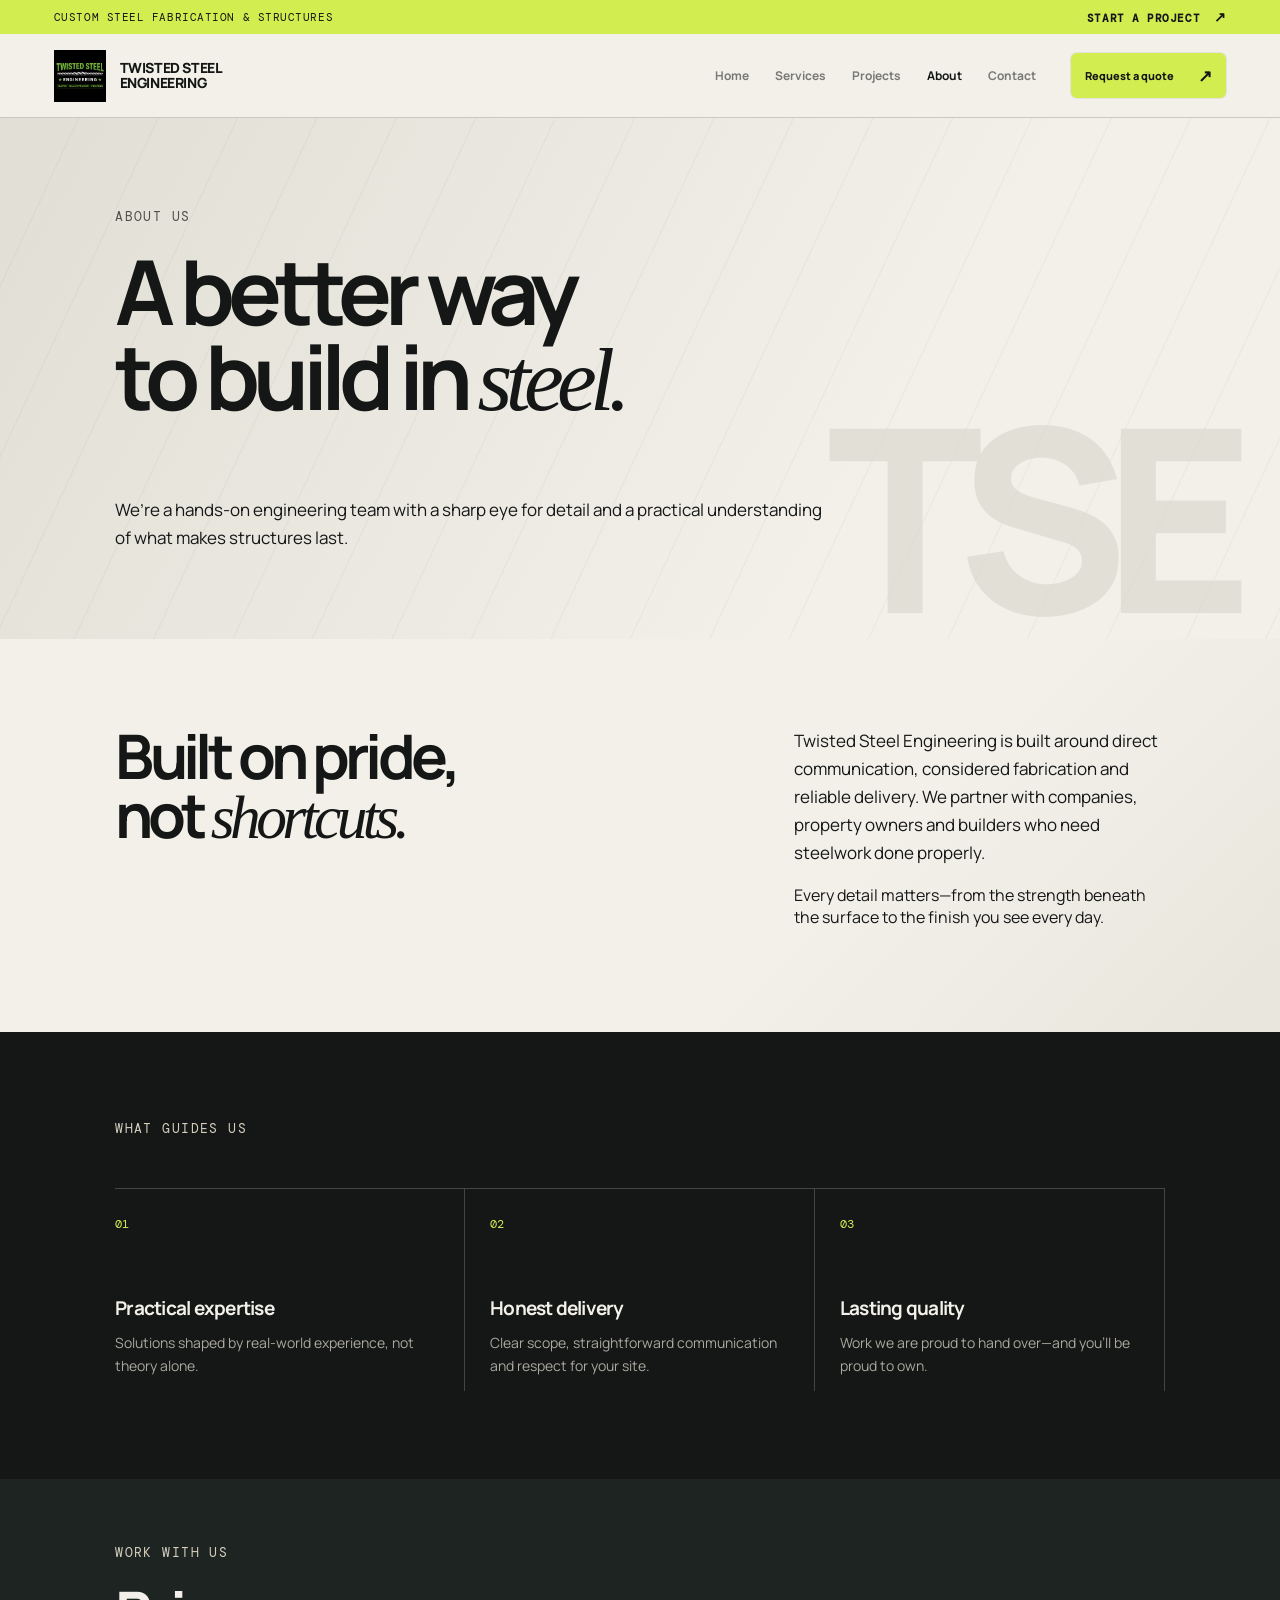
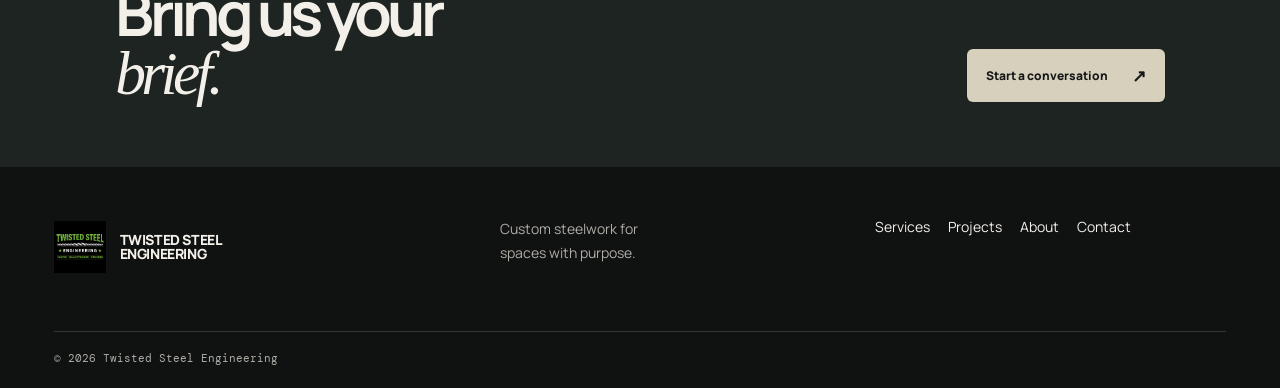
<file: about.html>
<!doctype html><html lang="en"><head><meta charset="utf-8"><meta name="viewport" content="width=device-width,initial-scale=1"><title>About | Twisted Steel Engineering</title><link rel="preconnect" href="https://fonts.googleapis.com"><link rel="preconnect" href="https://fonts.gstatic.com" crossorigin><link href="https://fonts.googleapis.com/css2?family=DM+Mono&family=Manrope:wght@400;500;600;700;800&display=swap" rel="stylesheet"><link rel="icon" href="assets/favicon.svg" type="image/svg+xml"><link rel="stylesheet" href="assets/styles.css?v=6"></head><body><div class="topline"><span>Custom steel fabrication &amp; structures</span><a href="contact.html">Start a project <b>↗</b></a></div><header class="nav"><a class="brand" href="index.html"><span class="brand-mark">TS</span><span>TWISTED<br>STEEL <i>ENGINEERING</i></span></a><button class="menu">Menu <span>≡</span></button><nav><a href="index.html">Home</a><a href="services.html">Services</a><a href="projects.html">Projects</a><a class="active" href="about.html">About</a><a href="contact.html">Contact</a></nav><a class="button button-small" href="contact.html">Request a quote <span>↗</span></a></header><main><section class="page-hero about-hero"><p class="eyebrow">ABOUT US</p><h1>A better way<br>to build in <em>steel.</em></h1><p class="lead">We’re a hands-on engineering team with a sharp eye for detail and a practical understanding of what makes structures last.</p></section><section class="intro section"><div class="split"><h2>Built on pride,<br>not <em>shortcuts.</em></h2><div><p class="lead">Twisted Steel Engineering is built around direct communication, considered fabrication and reliable delivery. We partner with companies, property owners and builders who need steelwork done properly.</p><p>Every detail matters—from the strength beneath the surface to the finish you see every day.</p></div></div></section><section class="values section dark"><p class="eyebrow light">WHAT GUIDES US</p><div class="steps"><div><span>01</span><h3>Practical expertise</h3><p>Solutions shaped by real-world experience, not theory alone.</p></div><div><span>02</span><h3>Honest delivery</h3><p>Clear scope, straightforward communication and respect for your site.</p></div><div><span>03</span><h3>Lasting quality</h3><p>Work we are proud to hand over—and you’ll be proud to own.</p></div></div></section><section class="cta"><div><p class="eyebrow light">WORK WITH US</p><h2>Bring us your<br><em>brief.</em></h2></div><a class="button cream" href="contact.html">Start a conversation <span>↗</span></a></section></main><footer><a class="brand" href="index.html"><span class="brand-mark">TS</span><span>TWISTED<br>STEEL <i>ENGINEERING</i></span></a><p>Custom steelwork for spaces with purpose.</p><div><a href="services.html">Services</a><a href="projects.html">Projects</a><a href="about.html">About</a><a href="contact.html">Contact</a></div><small>© <span class="year"></span> Twisted Steel Engineering</small></footer><script src="assets/script.js?v=6"></script></body></html>
</file>
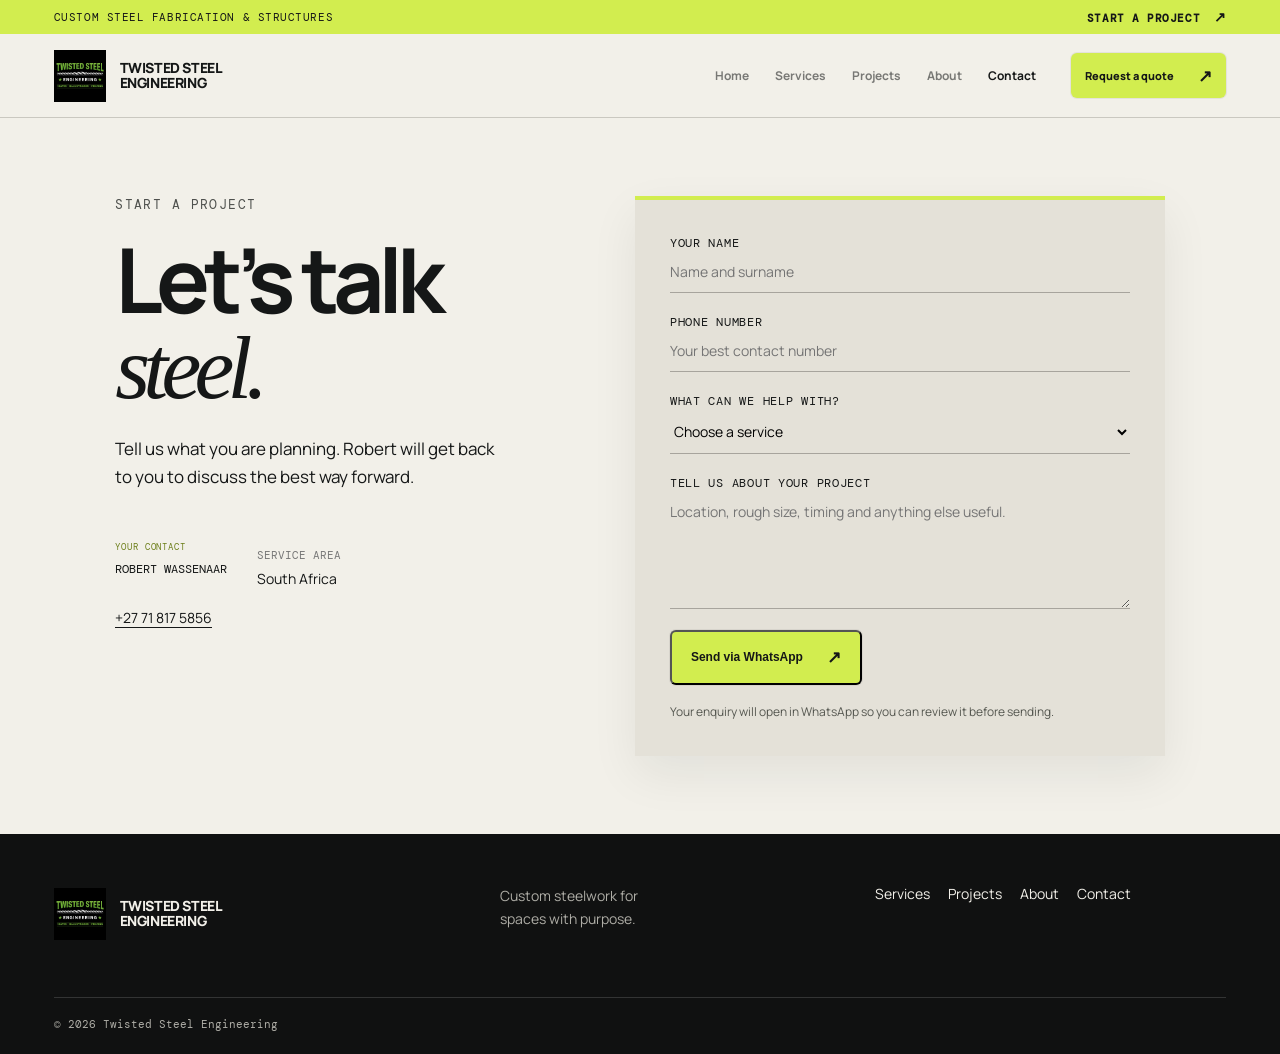
<file: contact.html>
<!doctype html>
<html lang="en"><head><meta charset="utf-8"><meta name="viewport" content="width=device-width,initial-scale=1"><title>Contact | Twisted Steel Engineering</title><link rel="preconnect" href="https://fonts.googleapis.com"><link rel="preconnect" href="https://fonts.gstatic.com" crossorigin><link href="https://fonts.googleapis.com/css2?family=DM+Mono&family=Manrope:wght@400;500;600;700;800&display=swap" rel="stylesheet"><link rel="icon" href="assets/favicon.svg" type="image/svg+xml"><link rel="stylesheet" href="assets/styles.css?v=6"></head>
<body><div class="topline"><span>Custom steel fabrication &amp; structures</span><a href="contact.html">Start a project <b>↗</b></a></div><header class="nav"><a class="brand" href="index.html"><span>TWISTED STEEL ENGINEERING</span></a><button class="menu">Menu <span>≡</span></button><nav><a href="index.html">Home</a><a href="services.html">Services</a><a href="projects.html">Projects</a><a href="about.html">About</a><a class="active" href="contact.html">Contact</a></nav><a class="button button-small" href="contact.html">Request a quote <span>↗</span></a></header>
<main><section class="contact section"><div><p class="eyebrow">START A PROJECT</p><h1>Let’s talk<br><em>steel.</em></h1><p class="lead">Tell us what you are planning. Robert will get back to you to discuss the best way forward.</p><div class="contact-details"><p><b>Robert Wassenaar</b><br><a href="tel:+27718175856">+27 71 817 5856</a></p><p><b>Service area</b><br>South Africa</p></div></div><form id="contact-form"><label>Your name<input required name="name" placeholder="Name and surname"></label><label>Phone number<input required type="tel" name="phone" placeholder="Your best contact number"></label><label>What can we help with?<select name="service"><option>Choose a service</option><option>Commercial &amp; industrial</option><option>Gates &amp; security</option><option>Residential steelwork</option><option>Other</option></select></label><label>Tell us about your project<textarea name="message" rows="5" placeholder="Location, rough size, timing and anything else useful."></textarea></label><button class="button" type="submit">Send via WhatsApp <span>↗</span></button><p class="form-note">Your enquiry will open in WhatsApp so you can review it before sending.</p></form></section></main>
<footer><a class="brand" href="index.html"><span>TWISTED STEEL ENGINEERING</span></a><p>Custom steelwork for spaces with purpose.</p><div><a href="services.html">Services</a><a href="projects.html">Projects</a><a href="about.html">About</a><a href="contact.html">Contact</a></div><small>© <span class="year"></span> Twisted Steel Engineering</small></footer><script src="assets/script.js?v=6"></script></body></html>
</file>
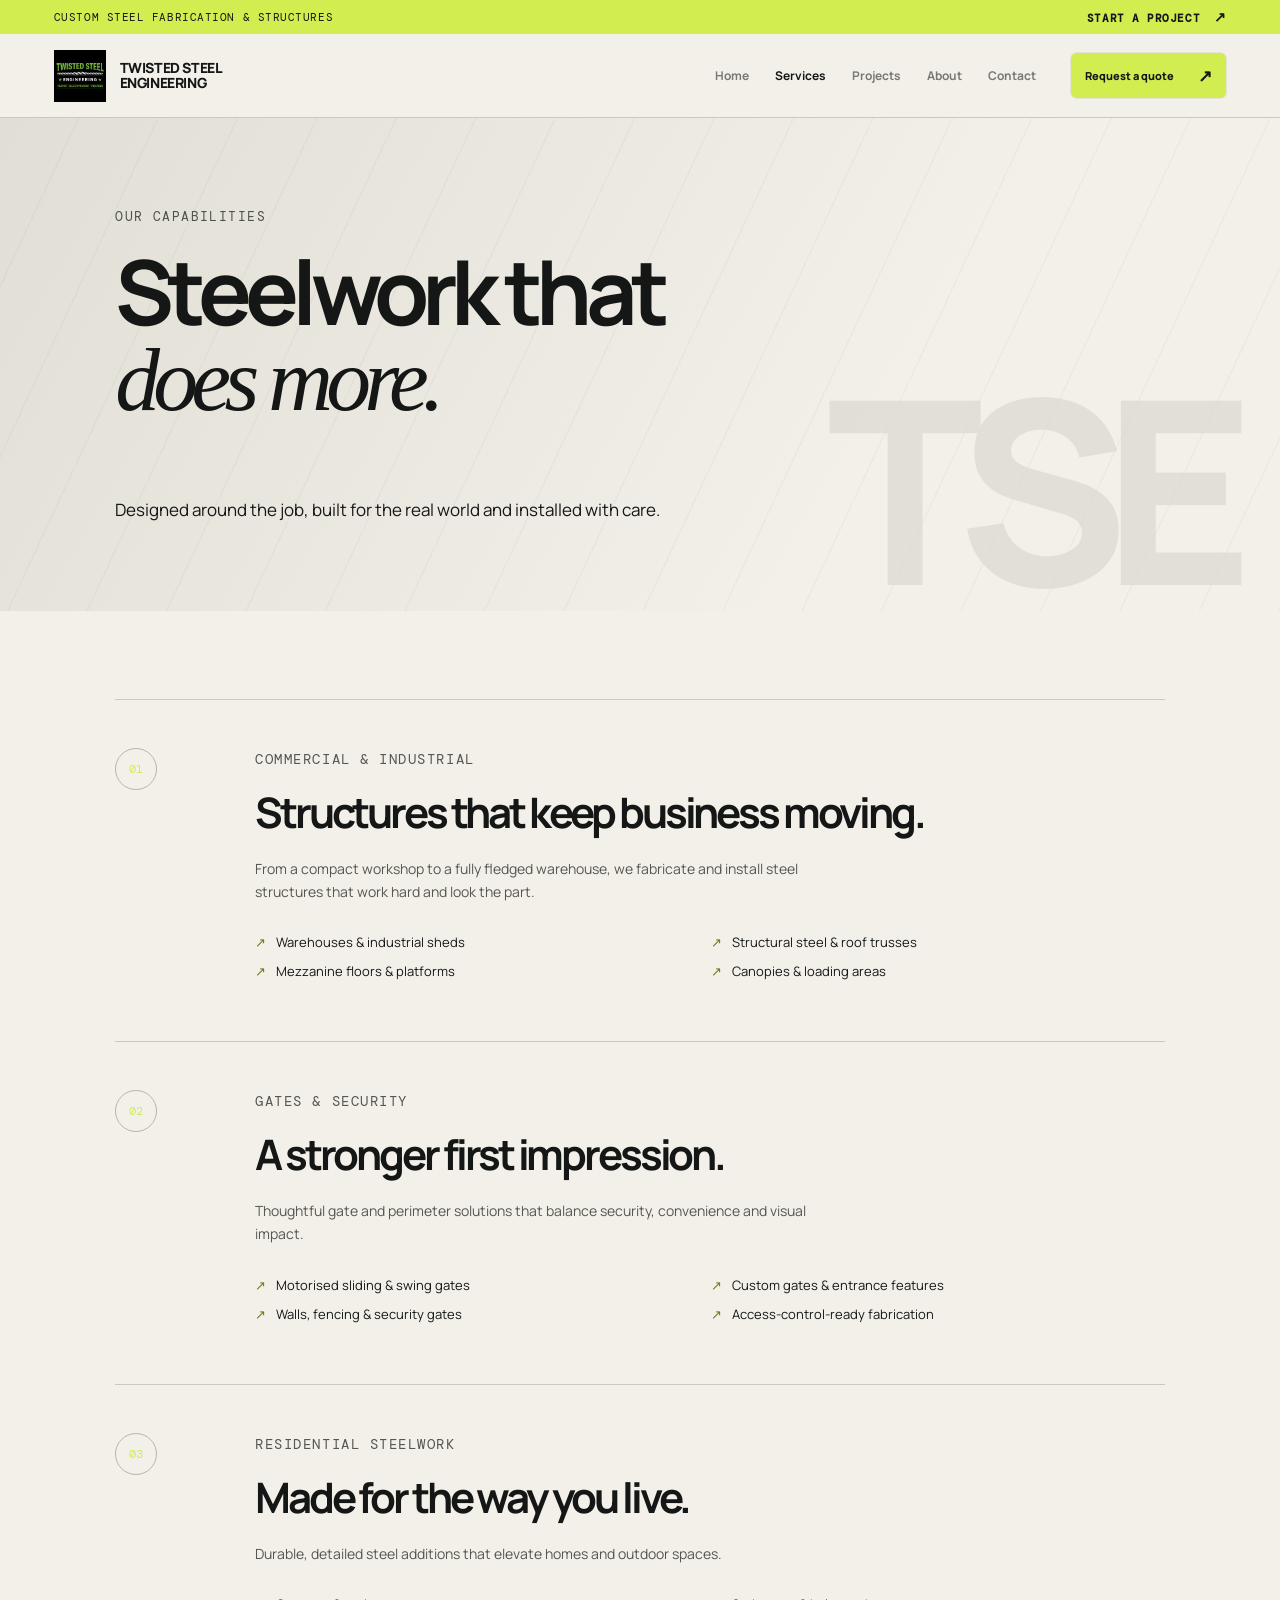
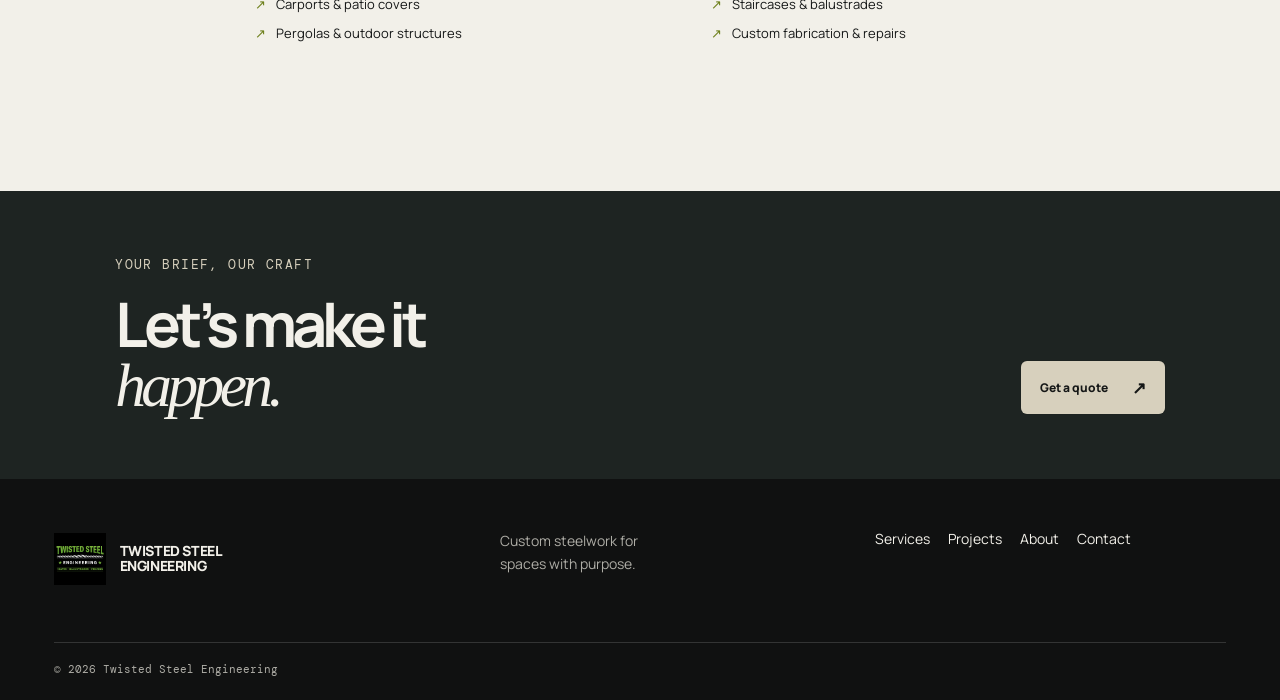
<file: services.html>
<!doctype html><html lang="en"><head><meta charset="utf-8"><meta name="viewport" content="width=device-width,initial-scale=1"><title>Services | Twisted Steel Engineering</title><link rel="preconnect" href="https://fonts.googleapis.com"><link rel="preconnect" href="https://fonts.gstatic.com" crossorigin><link href="https://fonts.googleapis.com/css2?family=DM+Mono&family=Manrope:wght@400;500;600;700;800&display=swap" rel="stylesheet"><link rel="icon" href="assets/favicon.svg" type="image/svg+xml"><link rel="stylesheet" href="assets/styles.css?v=6"></head><body><div class="topline"><span>Custom steel fabrication &amp; structures</span><a href="contact.html">Start a project <b>↗</b></a></div><header class="nav"><a class="brand" href="index.html"><span class="brand-mark">TS</span><span>TWISTED<br>STEEL <i>ENGINEERING</i></span></a><button class="menu">Menu <span>≡</span></button><nav><a href="index.html">Home</a><a class="active" href="services.html">Services</a><a href="projects.html">Projects</a><a href="about.html">About</a><a href="contact.html">Contact</a></nav><a class="button button-small" href="contact.html">Request a quote <span>↗</span></a></header><main><section class="page-hero"><p class="eyebrow">OUR CAPABILITIES</p><h1>Steelwork that<br><em>does more.</em></h1><p class="lead">Designed around the job, built for the real world and installed with care.</p></section><section class="service-list section"><article id="commercial"><span>01</span><div><p class="eyebrow">COMMERCIAL &amp; INDUSTRIAL</p><h2>Structures that keep business moving.</h2><p>From a compact workshop to a fully fledged warehouse, we fabricate and install steel structures that work hard and look the part.</p><ul><li>Warehouses &amp; industrial sheds</li><li>Structural steel &amp; roof trusses</li><li>Mezzanine floors &amp; platforms</li><li>Canopies &amp; loading areas</li></ul></div></article><article id="gates"><span>02</span><div><p class="eyebrow">GATES &amp; SECURITY</p><h2>A stronger first impression.</h2><p>Thoughtful gate and perimeter solutions that balance security, convenience and visual impact.</p><ul><li>Motorised sliding &amp; swing gates</li><li>Custom gates &amp; entrance features</li><li>Walls, fencing &amp; security gates</li><li>Access-control-ready fabrication</li></ul></div></article><article id="residential"><span>03</span><div><p class="eyebrow">RESIDENTIAL STEELWORK</p><h2>Made for the way you live.</h2><p>Durable, detailed steel additions that elevate homes and outdoor spaces.</p><ul><li>Carports &amp; patio covers</li><li>Staircases &amp; balustrades</li><li>Pergolas &amp; outdoor structures</li><li>Custom fabrication &amp; repairs</li></ul></div></article></section><section class="cta"><div><p class="eyebrow light">YOUR BRIEF, OUR CRAFT</p><h2>Let’s make it<br><em>happen.</em></h2></div><a class="button cream" href="contact.html">Get a quote <span>↗</span></a></section></main><footer><a class="brand" href="index.html"><span class="brand-mark">TS</span><span>TWISTED<br>STEEL <i>ENGINEERING</i></span></a><p>Custom steelwork for spaces with purpose.</p><div><a href="services.html">Services</a><a href="projects.html">Projects</a><a href="about.html">About</a><a href="contact.html">Contact</a></div><small>© <span class="year"></span> Twisted Steel Engineering</small></footer><script src="assets/script.js?v=6"></script></body></html>
</file>
<file: assets/styles.css>
:root{--ink:#151717;--paper:#f2f0e9;--cream:#d7d0bd;--acid:#d2ed4f;--line:#cac8c0;--mono:'DM Mono',monospace;--sans:'Manrope',sans-serif}*{box-sizing:border-box}html{scroll-behavior:smooth}body{margin:0;background:var(--paper);color:var(--ink);font-family:var(--sans)}a{color:inherit;text-decoration:none}.topline{height:34px;background:var(--acid);display:flex;align-items:center;justify-content:space-between;padding:0 4.2vw;font:10px var(--mono);letter-spacing:.05em;text-transform:uppercase}.topline a{font-weight:bold}.topline b{font-size:14px;margin-left:6px}.nav{height:90px;display:flex;align-items:center;padding:0 4.2vw;gap:30px;border-bottom:1px solid var(--line);position:relative;background:var(--paper);z-index:4}.brand{display:flex;gap:10px;align-items:center;font-size:11px;font-weight:800;line-height:.95;letter-spacing:-.04em}.brand i{font-style:normal;font:8px var(--mono);letter-spacing:.05em}.brand-mark{height:38px;width:38px;border-radius:50%;background:var(--ink);color:var(--acid);display:grid;place-items:center;font:11px var(--mono)}nav{display:flex;gap:26px;margin-left:auto;font-size:12px;font-weight:700}nav a{opacity:.55}nav a.active,nav a:hover{opacity:1}.button{display:inline-flex;align-items:center;gap:24px;background:var(--acid);padding:15px 19px;color:var(--ink);font-weight:800;font-size:12px;transition:.25s}.button span{font-size:17px}.button:hover{transform:translateY(-3px);box-shadow:4px 4px 0 var(--ink)}.button-small{padding:11px 14px;font-size:11px;margin-left:5px}.menu{display:none}.hero{position:relative;min-height:680px;color:white;overflow:hidden}.hero-image{position:absolute;inset:0;background:url('hero-warehouse.webp') center/cover no-repeat;animation:slowZoom 14s ease-out both}.hero-shade{position:absolute;inset:0;background:linear-gradient(90deg,rgba(8,10,10,.78),rgba(8,10,10,.22) 65%,rgba(8,10,10,.3))}.hero-content{position:relative;z-index:1;padding:130px 10vw;max-width:780px}.eyebrow{font:11px var(--mono);letter-spacing:.12em;margin:0 0 22px;color:#555}.light{color:var(--cream)}h1,h2,h3,p{margin-top:0}h1,h2{font-size:clamp(46px,7vw,98px);line-height:.95;letter-spacing:-.075em;font-weight:700}h2{font-size:clamp(34px,4.8vw,64px)}em{font-family:Georgia,serif;font-weight:400}h1 em,h2 em{font-style:italic}.hero-copy{font-size:16px;line-height:1.6;max-width:430px;margin:32px 0}.hero-actions{display:flex;align-items:center;gap:28px}.text-link{font:11px var(--mono);letter-spacing:.05em;text-transform:uppercase;border-bottom:1px solid currentColor;padding-bottom:7px}.text-link span{font-size:15px;margin-left:10px}.hero-stamp{position:absolute;bottom:0;right:7vw;z-index:1;border-left:1px solid #ffffff66;border-top:1px solid #ffffff66;padding:20px 0 0 20px;width:170px}.hero-stamp span{font:11px var(--mono)}.hero-stamp p{font-size:11px;line-height:1.7;margin-top:34px;letter-spacing:.06em}.section{padding:110px 9vw}.split{display:grid;grid-template-columns:1.25fr .75fr;gap:60px}.lead{font-size:17px;line-height:1.65;max-width:440px}.dark{background:var(--ink);color:var(--paper)}.section-head{display:flex;justify-content:space-between;align-items:flex-end}.round-link{height:110px;width:110px;border:1px solid #ffffff55;border-radius:50%;display:grid;place-content:center;text-align:center;font:10px var(--mono);text-transform:uppercase;transition:.25s}.round-link:hover{background:var(--acid);color:var(--ink)}.round-link span{font-size:16px;margin-top:5px}.service-grid{display:grid;grid-template-columns:repeat(3,1fr);margin-top:70px;border-top:1px solid #ffffff33}.service-grid a{min-height:330px;border-right:1px solid #ffffff33;padding:24px;position:relative;transition:.3s}.service-grid a:first-child{border-left:1px solid #ffffff33}.service-grid a:hover{background:#232727}.service-grid span,.steps span,.service-list>article>span{font:11px var(--mono);color:var(--acid)}.service-grid h3{font-size:28px;letter-spacing:-.06em;line-height:1.05;margin:78px 0 12px}.service-grid p{font-size:13px;line-height:1.6;color:#c6c4bc;max-width:240px}.service-grid b{position:absolute;right:22px;bottom:20px;color:var(--acid);font-size:20px}.steps{display:grid;grid-template-columns:repeat(4,1fr);border-top:1px solid var(--line);margin-top:70px}.steps>div{border-right:1px solid var(--line);padding:22px 25px 0 0;margin-top:0}.steps>div+div{padding-left:25px}.steps h3{margin:62px 0 10px;font-size:19px;letter-spacing:-.04em}.steps p{font-size:13px;line-height:1.6;color:#666}.dark .steps{border-color:#ffffff33}.dark .steps>div{border-color:#ffffff33}.dark .steps p{color:#aaa89f}.cta{background:#1e2422;color:var(--paper);padding:78px 9vw;display:flex;align-items:end;justify-content:space-between}.cta h2{margin-bottom:0}.cream{background:var(--cream)}footer{background:#101111;color:var(--paper);padding:50px 4.2vw 22px;display:grid;grid-template-columns:1.2fr 1fr 1fr;gap:25px}footer p{color:#96948d;font-size:12px;max-width:170px}footer div{display:flex;gap:18px;font-size:12px}footer small{grid-column:1/-1;border-top:1px solid #ffffff25;padding-top:18px;margin-top:28px;color:#84827b;font:10px var(--mono)}.page-hero{padding:110px 9vw 85px;min-height:450px;background:linear-gradient(120deg,#e1ded5,var(--paper));position:relative;overflow:hidden}.page-hero:after{content:'TSE';position:absolute;right:4vw;bottom:-4vw;color:#dbd8cf;font-size:20vw;font-weight:800;letter-spacing:-.1em;z-index:0}.page-hero>*{position:relative;z-index:1}.page-hero .lead{margin-top:30px}.service-list{padding-top:15px}.service-list>article{display:grid;grid-template-columns:120px 1fr;gap:20px;border-top:1px solid var(--line);padding:55px 0}.service-list h2{font-size:42px;margin-bottom:24px}.service-list p{max-width:580px;line-height:1.6}.service-list ul{padding:0;list-style:none;display:grid;grid-template-columns:1fr 1fr;gap:11px;margin-top:30px;font-size:13px}.service-list li:before{content:'↗';color:#6c7e19;margin-right:10px}.projects{display:grid;grid-template-columns:1.1fr .9fr;gap:44px;padding-top:0}.project.large{grid-row:span 2}.project-photo{height:340px;background-size:cover;background-position:center;filter:grayscale(.35);transition:.5s}.project:hover .project-photo{filter:none;transform:scale(.98)}.large .project-photo{height:650px}.warehouse{background-image:url('hero-warehouse.webp')}.gate{background-image:linear-gradient(135deg,#1e2523aa,#1e252266),url('hero-warehouse.webp');background-position:70% center}.patio{background-image:linear-gradient(135deg,#6b604a55,#1d241e88),url('hero-warehouse.webp');background-position:right bottom}.project div+div{padding-top:17px}.project span{font:10px var(--mono);letter-spacing:.08em;color:#666}.project h2{font-size:25px;margin:8px 0}.project p{font-size:13px;color:#666}.project-note{font-size:19px;line-height:1.45;align-self:end}.project-note a{border-bottom:1px solid}.about-hero{min-height:510px}.values .steps{margin-top:50px;grid-template-columns:repeat(3,1fr)}.contact{display:grid;grid-template-columns:.85fr 1.15fr;gap:10vw;min-height:640px;padding-top:100px}.contact h1{margin-bottom:25px}.contact-details{display:flex;gap:30px;margin-top:50px}.contact-details p{font-size:12px;line-height:1.8}.contact-details b{font:10px var(--mono);text-transform:uppercase;color:#777}.contact-details a{border-bottom:1px solid}form{background:#e4e1d8;padding:35px}label{display:block;font:10px var(--mono);letter-spacing:.06em;text-transform:uppercase;margin-bottom:21px}input,select,textarea{display:block;width:100%;border:0;border-bottom:1px solid #a7a49d;background:transparent;padding:11px 0;font:14px var(--sans);outline:0}textarea{resize:vertical}.form-note{font-size:10px;line-height:1.4;color:#6b6963;margin:18px 0 0}@keyframes slowZoom{from{transform:scale(1.08)}to{transform:scale(1)}}@media(max-width:800px){.nav{height:72px;padding:0 6vw}.nav nav,.nav>.button{display:none}.menu{display:flex;margin-left:auto;gap:9px;border:0;background:transparent;font:11px var(--mono);text-transform:uppercase}.menu span{font-size:18px}.topline{padding:0 6vw;font-size:8px}.hero{min-height:620px}.hero-content{padding:110px 7vw}.hero-stamp{right:7vw}.section,.page-hero{padding:75px 7vw}.split,.contact{grid-template-columns:1fr;gap:25px}.service-grid{grid-template-columns:1fr}.service-grid a{min-height:220px;border-left:1px solid #ffffff33}.service-grid h3{margin-top:35px}.steps,.values .steps{grid-template-columns:1fr 1fr;gap:25px}.steps>div,.steps>div+div{border:0;padding:15px 0}.steps h3{margin-top:30px}.cta{padding:60px 7vw;display:block}.cta .button{margin-top:28px}.section-head{display:block}.round-link{margin-top:25px}.service-list>article{grid-template-columns:1fr;padding:42px 0}.service-list h2{font-size:34px}.service-list ul{grid-template-columns:1fr}.projects{grid-template-columns:1fr;padding:0 7vw 70px;gap:30px}.large .project-photo{height:390px}.project-photo{height:280px}.contact-details{gap:16px;flex-wrap:wrap}footer{grid-template-columns:1fr;padding:45px 7vw 20px}footer div{flex-wrap:wrap}.hero-actions{gap:18px;flex-wrap:wrap}}
.brand{width:180px;height:64px;background:url('twisted-steel-logo.jpg') center/contain no-repeat;display:block;flex:0 0 auto}.brand>*{display:none}footer .brand{width:170px;height:60px}.service-grid a:after{content:'↗';position:absolute;right:24px;top:22px;width:38px;height:38px;border:1px solid #ffffff55;border-radius:50%;display:grid;place-items:center;color:var(--acid);font-size:17px;transition:.25s}.service-grid a:hover:after{background:var(--acid);color:var(--ink);border-color:var(--acid)}.service-grid a b{display:none}.gate{background-image:url('motorised-gate.webp')}.patio{background-image:url('steel-pergola.webp')}.project-photo{filter:none}.project:hover .project-photo{transform:scale(.985)}.contact-details p:first-child:before{content:'YOUR CONTACT';display:block;font:9px var(--mono);letter-spacing:.1em;color:#6c7e19;margin-bottom:5px}.contact-details p:first-child b{display:none}
.payment-locked{overflow:hidden}.payment-lock{position:fixed;inset:0;z-index:99999;background:#0d0f0f;display:grid;place-items:center;padding:22px;color:#f2f0e9}.payment-lock__panel{width:min(520px,100%);border:1px solid #343838;padding:clamp(28px,6vw,56px);background:#151717;box-shadow:0 24px 80px #0008}.payment-lock__panel>img{display:block;width:min(290px,80%);height:auto;margin:0 auto 45px}.payment-lock__eyebrow{font:10px var(--mono);letter-spacing:.15em;color:var(--acid);margin-bottom:13px}.payment-lock h1{font-size:clamp(32px,6vw,53px);line-height:1;letter-spacing:-.055em;margin-bottom:20px}.payment-lock h1+p{color:#b7b7b0;font-size:14px;line-height:1.65;max-width:430px}.payment-lock__form{background:transparent;padding:0;margin-top:32px}.payment-lock__form label{color:#d9d8d1}.payment-lock__form>div{display:flex}.payment-lock__form input{background:#f2f0e9;color:#151717;border:0;padding:15px;width:100%}.payment-lock__form button{border:0;background:var(--acid);color:#151717;padding:0 22px;font-weight:800;cursor:pointer}.payment-lock__error{min-height:18px;margin:10px 0 0;color:#ff8b7c;font-size:12px}.payment-lock small{display:block;color:#777;margin-top:20px;font:9px var(--mono);text-transform:uppercase;letter-spacing:.1em}
.payment-lock{overflow:auto;align-items:start}.payment-lock__panel{margin:auto;max-height:calc(100dvh - 28px);overflow:auto;padding:clamp(20px,4vh,36px)}.payment-lock__top{display:flex;align-items:center;justify-content:space-between;gap:18px;padding-bottom:15px;margin-bottom:20px;border-bottom:1px solid #343838}.payment-lock__top img{width:150px;max-height:58px;object-fit:contain}.payment-lock__top span{font:9px var(--mono);letter-spacing:.12em;color:#999;text-align:right}.payment-lock__eyebrow{margin-bottom:9px}.payment-lock h1{font-size:clamp(29px,5vh,43px);margin-bottom:12px}.payment-lock h1+p{margin-bottom:15px}.payment-summary{border:1px solid #343838;border-top:3px solid var(--acid);margin-top:17px}.payment-summary>div{display:flex;justify-content:space-between;gap:20px;padding:9px 12px;border-bottom:1px solid #343838}.payment-summary>div:last-child{border-bottom:0}.payment-summary span{font:9px var(--mono);text-transform:uppercase;letter-spacing:.06em;color:#888}.payment-summary strong{font-size:12px;text-align:right}.payment-summary__total{background:#202323;align-items:center}.payment-summary__total strong{font-size:21px;color:var(--acid)}.payment-lock__form{margin-top:18px}.payment-lock__form label{margin-bottom:7px}.payment-lock__form input{padding:12px}.payment-lock__error{margin-top:7px}.payment-lock small{margin-top:5px}@media(max-height:650px){.payment-lock{padding:8px}.payment-lock__panel{max-height:calc(100dvh - 16px);padding:17px}.payment-lock__top{margin-bottom:13px;padding-bottom:10px}.payment-lock__top img{width:120px;max-height:42px}.payment-lock h1{font-size:27px}.payment-lock h1+p{font-size:12px;line-height:1.4}.payment-summary>div{padding:7px 10px}.payment-lock__form{margin-top:12px}}
button,a,input,select,textarea{-webkit-tap-highlight-color:transparent}button:focus-visible,a:focus-visible,input:focus-visible,select:focus-visible,textarea:focus-visible{outline:3px solid var(--acid);outline-offset:3px}img{max-width:100%}@media(max-width:800px){body{overflow-x:hidden}.nav .brand{width:132px;height:52px}.topline span{max-width:62%;white-space:nowrap;overflow:hidden;text-overflow:ellipsis}.hero-image{background-position:62% center}.hero-content{padding-top:88px;padding-bottom:145px}.hero h1{font-size:clamp(48px,15vw,72px)}.hero-copy{font-size:15px}.hero-stamp{width:125px}.page-hero{min-height:390px}.page-hero h1{font-size:clamp(45px,14vw,70px)}.split h2{margin-bottom:8px}.service-grid a{padding:23px}.service-grid p{max-width:none}.contact{padding-top:65px}.contact form{padding:25px}.contact-details p{min-width:135px}.button,.payment-lock__form button{min-height:48px}.projects .project-photo{background-position:center}.cta h2{font-size:44px}footer .brand{width:155px}.payment-lock__panel{width:100%;max-height:calc(100dvh - 16px);padding:20px}.payment-lock__top img{width:125px}.payment-lock h1{font-size:31px}.payment-lock__form>div{flex-direction:column;gap:8px}.payment-lock__form button{width:100%;padding:12px}.payment-summary>div{align-items:center}}@media(max-width:480px){.topline{height:30px}.nav{height:66px}.nav .brand{width:116px;height:47px}.menu{min-height:44px}.hero{min-height:610px}.hero-content{padding-left:6vw;padding-right:6vw}.hero-actions{align-items:stretch;flex-direction:column}.hero-actions .button{justify-content:space-between}.hero-actions .text-link{align-self:flex-start}.hero-stamp{display:none}.section,.page-hero{padding-left:6vw;padding-right:6vw}.steps,.values .steps{grid-template-columns:1fr}.service-list h2{font-size:30px}.project-photo,.large .project-photo{height:270px}.project h2{font-size:22px}.contact-details{display:grid;grid-template-columns:1fr}.contact form{padding:20px}.cta h2{font-size:39px}footer{padding-left:6vw;padding-right:6vw}.payment-lock{padding:6px}.payment-lock__panel{max-height:calc(100dvh - 12px);padding:17px}.payment-lock__top{margin-bottom:12px}.payment-lock h1{font-size:27px}.payment-lock h1+p{font-size:12px;line-height:1.45}.payment-summary>div{display:block}.payment-summary strong{display:block;text-align:left;margin-top:4px}.payment-summary__total strong{font-size:20px}}@media(prefers-reduced-motion:reduce){html{scroll-behavior:auto}.hero-image{animation:none}.button,.project-photo,.service-grid a{transition:none}}
.hero-stamp{display:none}.nav{height:84px}.nav .brand,footer .brand{width:235px;height:60px;background-size:52px;background-position:left center;padding-left:66px;display:flex;align-items:center}.brand:after{content:'TWISTED STEEL\A ENGINEERING';white-space:pre;font-weight:800;font-size:14px;line-height:1.05;letter-spacing:-.03em}.nav .brand:after{color:var(--ink)}footer .brand:after{color:var(--paper)}.hero{min-height:650px}.hero-content{padding-top:105px}.capability-strip{display:grid;grid-template-columns:repeat(4,1fr);background:var(--acid);padding:0 9vw}.capability-strip span{padding:18px 20px;border-left:1px solid #1a1c1c33;font:10px var(--mono);letter-spacing:.07em;text-transform:uppercase;text-align:center}.capability-strip span:last-child{border-right:1px solid #1a1c1c33}.section{padding-top:88px;padding-bottom:88px}.intro{background:linear-gradient(135deg,#f2f0e9 65%,#e8e5dc)}.page-hero{min-height:410px;padding-top:90px;padding-bottom:70px;background:linear-gradient(120deg,#e1ded5,var(--paper) 68%)}.page-hero:before{content:'';position:absolute;inset:0;background:repeating-linear-gradient(115deg,transparent 0,transparent 70px,#15171708 71px,#15171708 72px);pointer-events:none}.page-hero:after{opacity:.7}.service-list>article>span{height:42px;width:42px;border:1px solid #b8b5ad;border-radius:50%;display:grid;place-items:center}.service-list>article{padding:48px 0}.service-list>article>div{max-width:900px}.projects{gap:34px}.project-photo{box-shadow:0 18px 45px #15171718}.project div+div{padding-top:19px}.project h2{margin-top:7px}.project-note{padding:30px;border-left:3px solid var(--acid);background:#e7e4db}.contact{min-height:auto;padding-top:78px;padding-bottom:78px}.contact form{border-top:4px solid var(--acid);box-shadow:0 18px 45px #15171712}.contact-details p:first-child:before{margin-bottom:8px}.contact-details p:first-child b{display:block;font-size:12px;color:var(--ink);margin-bottom:3px}.cta{padding-top:65px;padding-bottom:65px}@media(max-width:800px){.nav{height:72px}.nav .brand{width:185px;height:50px;background-size:44px;padding-left:55px}.brand:after{font-size:11px}.capability-strip{grid-template-columns:1fr 1fr;padding:0 6vw}.capability-strip span{padding:14px 8px}.capability-strip span:nth-child(2){border-right:1px solid #1a1c1c33}.capability-strip span:nth-child(-n+2){border-bottom:1px solid #1a1c1c33}.section{padding-top:68px;padding-bottom:68px}.hero{min-height:590px}.page-hero{min-height:350px;padding-top:70px;padding-bottom:55px}.service-list>article>span{height:36px;width:36px}.project-note{padding:22px}.contact{padding-top:55px;padding-bottom:55px}footer .brand{width:195px;height:52px;background-size:45px;padding-left:57px}}@media(max-width:480px){.nav .brand{width:165px}.brand:after{font-size:10px}.hero{min-height:570px}.capability-strip{padding:0}.capability-strip span{font-size:8px}.page-hero:after{font-size:28vw}.service-list>article{gap:13px}.contact form{padding:18px}}
.lead,p,li{max-width:72ch}.button{border-radius:6px;box-shadow:0 0 0 1px #15171710}.button:hover{background:#c4e236;transform:translateY(-2px) scale(1.015);box-shadow:0 8px 22px #15171724}.button:active{transform:translateY(0) scale(.99)}.cream:hover{background:#eee9dc}.mobile-quote{display:none}.project-proof{background:#e8e5dc}.project-proof .section-head{align-items:end}.project-proof h2{margin-bottom:0}.home-project-strip{display:grid;grid-template-columns:repeat(3,1fr);gap:18px;margin-top:45px}.project-gallery{display:grid;grid-template-columns:repeat(3,1fr);gap:20px;margin-top:42px}.gallery-intro{display:flex;justify-content:space-between;align-items:end;gap:35px}.gallery-intro .lead{margin-bottom:0}.project-thumb{border:0;padding:0;background:#191b1b;color:#fff;text-align:left;cursor:pointer;overflow:hidden;position:relative;border-radius:4px;box-shadow:0 12px 32px #15171718;transition:transform .25s ease,box-shadow .25s ease}.project-thumb img{display:block;width:100%;aspect-ratio:4/3;object-fit:cover;transition:transform .45s ease}.project-thumb>span{display:block;padding:17px}.project-thumb small{display:block;font:9px var(--mono);letter-spacing:.08em;text-transform:uppercase;color:var(--acid);margin-bottom:7px}.project-thumb strong{font-size:17px}.project-thumb:hover{transform:translateY(-5px);box-shadow:0 20px 38px #1517172b}.project-thumb:hover img{transform:scale(1.035)}.project-thumb--compact>span{position:absolute;left:0;right:0;bottom:0;background:linear-gradient(transparent,#111 85%);padding:55px 18px 16px}.project-gallery-section .project-note{margin-top:35px;max-width:460px}.lightbox-open{overflow:hidden}.lightbox{position:fixed;inset:0;z-index:10000;background:#080909eb;display:grid;place-items:center;padding:35px}.lightbox figure{margin:0;max-width:min(1100px,92vw);max-height:90vh}.lightbox img{display:block;max-height:78vh;width:auto;max-width:100%;object-fit:contain}.lightbox figcaption{display:flex;justify-content:space-between;gap:25px;padding:14px 0;color:#fff}.lightbox figcaption small{font:9px var(--mono);color:var(--acid);text-transform:uppercase}.lightbox__close{position:fixed;right:25px;top:22px;width:48px;height:48px;border-radius:50%;border:1px solid #ffffff55;background:#151717;color:white;font-size:27px;cursor:pointer}.service-grid a,.steps>div{transition:transform .25s ease,background .25s ease,border-color .25s ease,box-shadow .25s ease}.service-grid a:hover{transform:translateY(-5px);box-shadow:0 18px 35px #0004;border-color:var(--acid)}.steps>div:hover{background:#e8e5dc;transform:translateY(-4px);box-shadow:0 15px 30px #15171710}.dark .steps>div:hover{background:#222626}.service-list>article{transition:background .25s ease,padding .25s ease}.service-list>article:hover{background:#e8e5dc;padding-left:22px;padding-right:22px}.contact input:focus,.contact select:focus,.contact textarea:focus{border-bottom-color:#587000;box-shadow:0 2px 0 #587000}.contact [aria-invalid="true"]{border-bottom-color:#b3261e;box-shadow:0 2px 0 #b3261e}.field-error{display:block;color:#a61b15;font-size:11px;font-family:var(--sans);text-transform:none;letter-spacing:0;margin-top:6px}.contact button:disabled{cursor:wait;opacity:.78}.contact button.is-loading span{animation:pulseArrow .7s ease infinite alternate}@keyframes pulseArrow{to{transform:translateX(4px)}}.steps p,.project p,.service-grid p,footer p,footer small{color:#aeadA6}.process .steps p,.project p,.service-list p,.form-note{color:#555750}.eyebrow{color:#4e504d}.dark .eyebrow,.cta .eyebrow{color:#d7d0bd}.js-ready .reveal{opacity:0;transform:translateY(18px);transition:opacity .5s cubic-bezier(.2,.7,.2,1),transform .5s cubic-bezier(.2,.7,.2,1)}.js-ready .reveal.is-visible{opacity:1;transform:none}@media(max-width:800px){.menu-open{overflow:hidden}.menu-open .nav{z-index:102}.nav nav{transition:opacity .25s ease,transform .25s ease}.menu-open .nav nav{display:flex!important;position:fixed!important;inset:30px 0 0!important;z-index:100;padding:105px 7vw 35px!important;background:#151717!important;color:#f2f0e9;flex-direction:column!important;gap:7px!important;box-shadow:none!important;opacity:1;transform:translateX(0)}.menu-open .nav nav a{display:flex;align-items:center;min-height:54px;font-size:23px;opacity:1;border-bottom:1px solid #ffffff20}.menu-open .nav nav a.active{color:var(--acid)}.menu-open .nav nav .mobile-quote{display:flex;margin-top:20px;border:0;color:var(--ink);font-size:14px;justify-content:space-between;padding:15px 18px}.menu-open .nav .brand,.menu-open .menu{position:relative;z-index:102}.menu-open .nav .brand:after{color:var(--paper)}.menu-open .nav{background:#151717}.menu-open .menu{color:#fff}.home-project-strip{display:flex;overflow-x:auto;scroll-snap-type:x mandatory;padding-bottom:10px;margin-right:-7vw}.home-project-strip .project-thumb{min-width:78vw;scroll-snap-align:start}.project-gallery{grid-template-columns:1fr 1fr;gap:12px}.project-thumb>span{padding:12px}.project-thumb strong{font-size:14px}.project-thumb small{font-size:8px}.gallery-intro{display:block}.lightbox{padding:18px}.lightbox figcaption{display:block}.lightbox figcaption strong{display:block;margin-top:7px}.service-list>article:hover{padding-left:12px;padding-right:12px}}@media(max-width:480px){.project-gallery{grid-template-columns:1fr 1fr}.project-gallery .project-thumb img{aspect-ratio:1/1}.project-gallery .project-thumb>span{min-height:84px}.project-gallery .project-thumb strong{font-size:12px}.lightbox__close{right:12px;top:12px}.section{padding-top:58px;padding-bottom:58px}}@media(prefers-reduced-motion:reduce){.js-ready .reveal{opacity:1;transform:none;transition:none}.project-thumb,.project-thumb img,.service-grid a,.steps>div{transition:none}}
.topline{font-size:11px}.eyebrow{font-size:13px;line-height:1.35;letter-spacing:.11em}.capability-strip span{font-size:13px;font-weight:500;line-height:1.35;letter-spacing:.045em}.text-link{font-size:12px}.service-grid span,.steps span,.service-list>article>span{font-size:12px}.service-grid p,.steps p,.service-list p,.project p,footer p{font-size:14px;line-height:1.65}.project-thumb small,.lightbox figcaption small{font-size:11px;line-height:1.35}.project-thumb strong{font-size:19px;line-height:1.25}.project-thumb em{display:block;margin-top:9px;color:#d5d5ce;font:13px/1.55 var(--sans);font-style:normal}.lightbox figcaption strong{display:block;margin-top:6px}.lightbox figcaption p{max-width:390px;margin:0;color:#d5d5ce;font-size:13px;line-height:1.55}.contact label{font-size:12px;line-height:1.35}.form-note{font-size:12px;line-height:1.5}.contact-details b{font-size:11px}.contact-details p{font-size:14px}.field-error{font-size:12px}.payment-summary span{font-size:10px}.payment-lock__top span,.payment-lock small{font-size:10px}footer div{font-size:14px}footer small{font-size:11px;line-height:1.5}@media(max-width:800px){.topline{font-size:10px}.eyebrow{font-size:12px}.capability-strip span{font-size:12px;line-height:1.4}.project-thumb small{font-size:10px}.project-thumb strong{font-size:16px}.lightbox figcaption p{margin-top:10px}.service-grid p,.steps p,.service-list p,.project p,footer p{font-size:14px}.contact label{font-size:11px}}@media(max-width:480px){.capability-strip span{font-size:12px;padding:16px 8px}.project-gallery .project-thumb strong{font-size:14px}.project-gallery .project-thumb>span{min-height:96px}.project-gallery .project-thumb em{font-size:12px}.topline{font-size:10px}}
</file>
